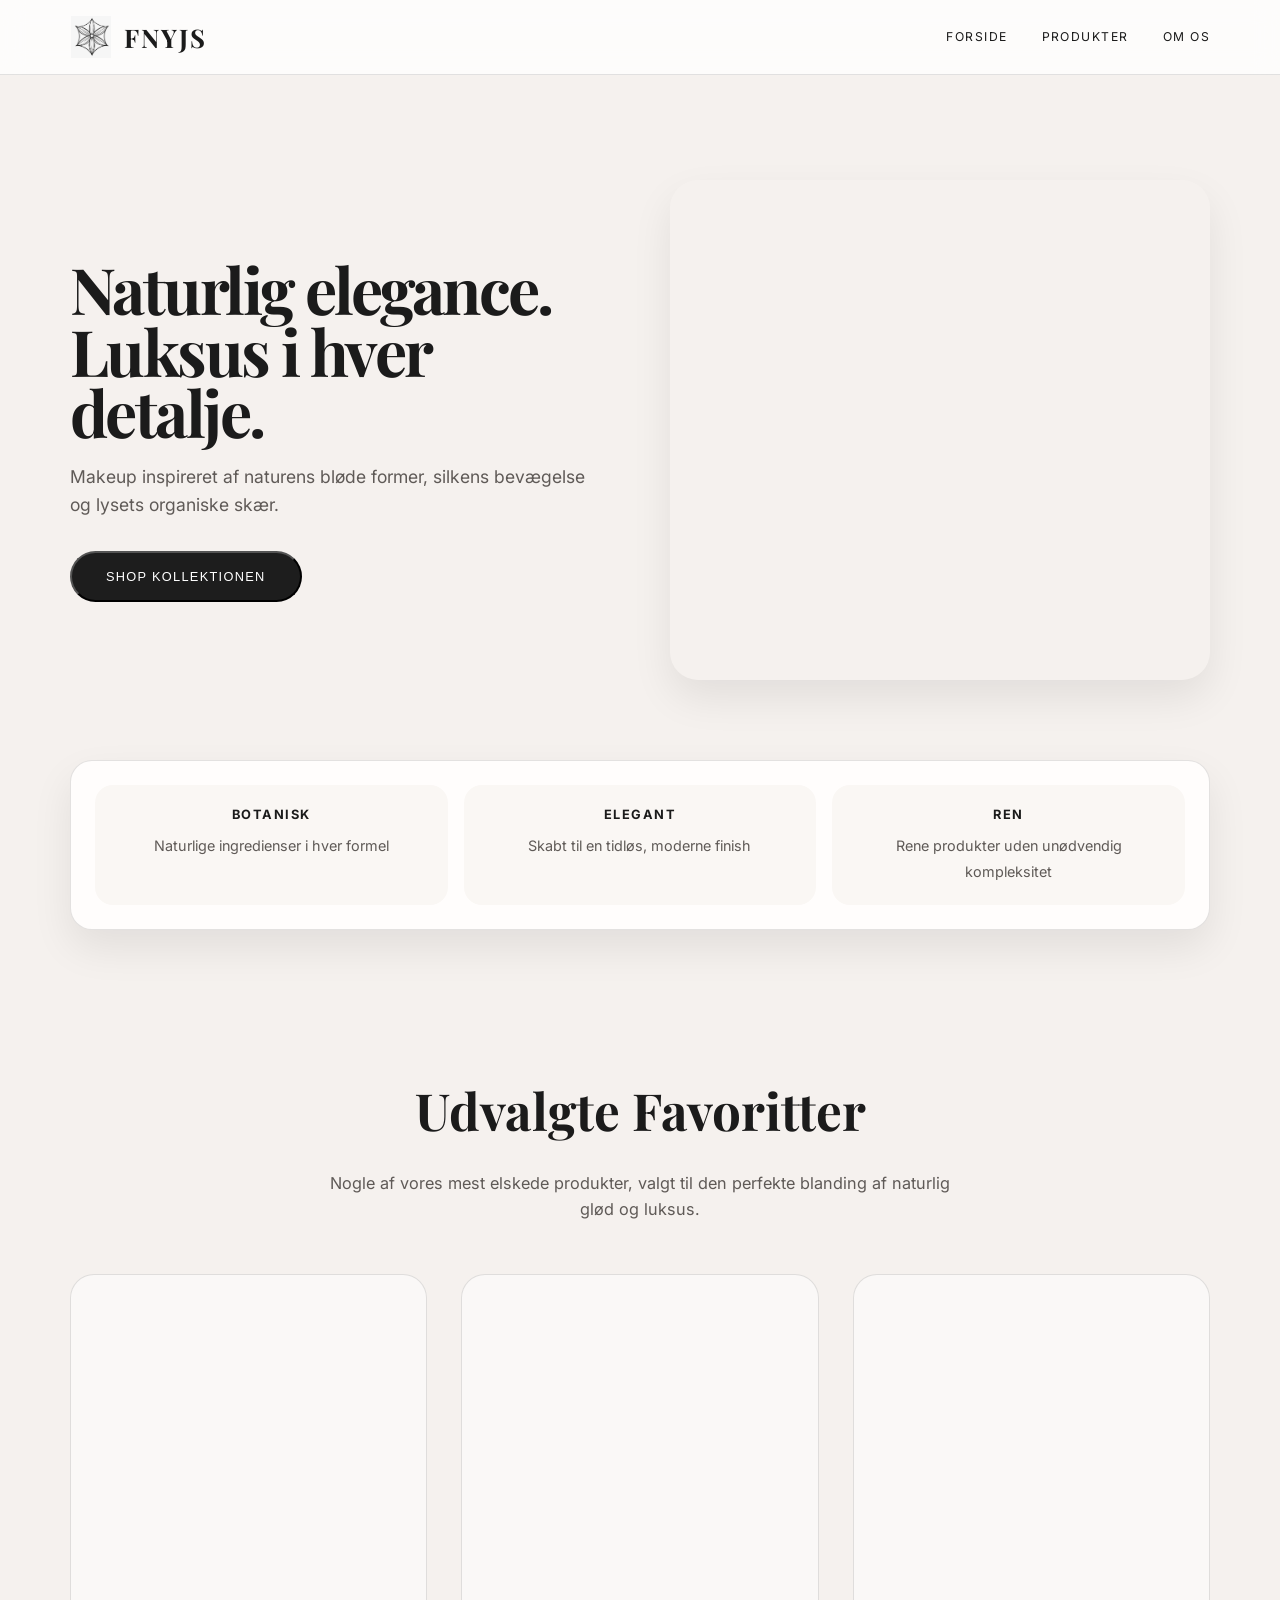
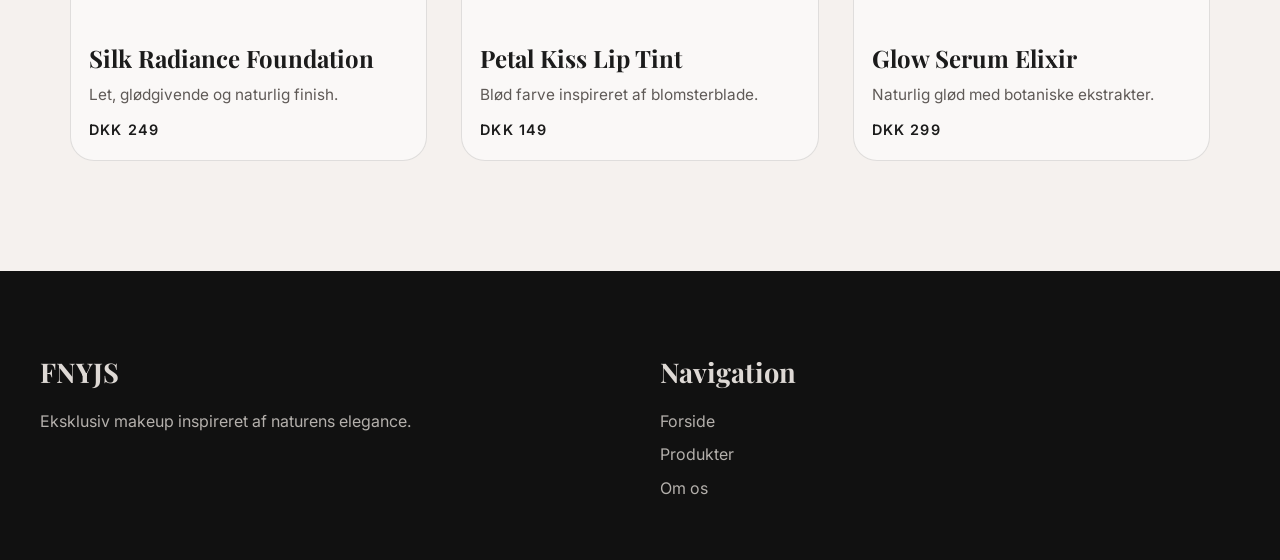
<file: index.html>
<!doctype html>
<html lang="da">
  <head>
    <meta charset="UTF-8" />
    <title>FNYJS – Forside</title>

    <!-- CSS -->
    <link rel="stylesheet" href="css/style.css" />

    <!-- Fonts -->
    <link href="https://fonts.googleapis.com/css2?family=Playfair+Display:wght@400;600;700&family=Inter:wght@300;400;500;600&display=swap" rel="stylesheet" />
  </head>

  <body>
    <!-- HEADER -->
    <header>
      <div class="header-inner">
        <div class="brand">
          <img src="assets/fnyjs-logo.png" alt="FNYJS logo" />
          <h2 class="serif">FNYJS</h2>
        </div>

        <nav>
          <a href="index.html">Forside</a>
          <a href="productlist.html">Produkter</a>
          <a href="om-os.html">Om os</a>
        </nav>
      </div>
    </header>

    <!-- HERO -->
    <section class="hero">
      <div>
        <h1 class="serif">
          Naturlig elegance.<br />
          Luksus i hver detalje.
        </h1>

        <p>Makeup inspireret af naturens bløde former, silkens bevægelse og lysets organiske skær.</p>

        <a href="productlist.html">
          <button class="btn">Shop kollektionen</button>
        </a>
      </div>

      <div class="hero-img" style="background-image: url(&quot;https://images.unsplash.com/photo-1522335789203-aabd1fc54bc9&quot;)"></div>
    </section>

    <!-- FEATURE STRIP -->
    <div class="feature-strip">
      <div class="feature-strip-inner">
        <div class="feature-item">
          <strong>Botanisk</strong>
          <span>Naturlige ingredienser i hver formel</span>
        </div>

        <div class="feature-item">
          <strong>Elegant</strong>
          <span>Skabt til en tidløs, moderne finish</span>
        </div>

        <div class="feature-item">
          <strong>Ren</strong>
          <span>Rene produkter uden unødvendig kompleksitet</span>
        </div>
      </div>
    </div>

    <!-- FEATURED PRODUCTS -->
    <section class="section">
      <h2 class="section-title serif">Udvalgte Favoritter</h2>
      <p class="section-subtitle">Nogle af vores mest elskede produkter, valgt til den perfekte blanding af naturlig glød og luksus.</p>

      <div class="grid">
        <!-- Product 1 -->
        <div class="product-card">
          <div class="product-img" style="background-image: url(&quot;https://images.unsplash.com/photo-1585238342028-78d387f1c1a9&quot;)"></div>

          <h3 class="serif">Silk Radiance Foundation</h3>
          <p>Let, glødgivende og naturlig finish.</p>
          <span class="price">DKK 249</span>
        </div>

        <!-- Product 2 -->
        <div class="product-card">
          <div class="product-img" style="background-image: url(&quot;https://images.unsplash.com/photo-1596464716127-f21a6f1f1cfa&quot;)"></div>

          <h3 class="serif">Petal Kiss Lip Tint</h3>
          <p>Blød farve inspireret af blomsterblade.</p>
          <span class="price">DKK 149</span>
        </div>

        <!-- Product 3 -->
        <div class="product-card">
          <div class="product-img" style="background-image: url(&quot;https://images.unsplash.com/photo-1585238342028-78d387f1c1a9&quot;)"></div>

          <h3 class="serif">Glow Serum Elixir</h3>
          <p>Naturlig glød med botaniske ekstrakter.</p>
          <span class="price">DKK 299</span>
        </div>
      </div>
    </section>

    <!-- FOOTER -->
    <footer>
      <div class="footer-inner">
        <div>
          <h4 class="serif">FNYJS</h4>
          <p>Eksklusiv makeup inspireret af naturens elegance.</p>
        </div>

        <div>
          <h4 class="serif">Navigation</h4>
          <a href="index.html">Forside</a><br />
          <a href="productlist.html">Produkter</a><br />
          <a href="om-os.html">Om os</a>
        </div>
      </div>
    </footer>

    <!-- OPTIONAL: API FETCH (klar til senere) -->
    <script>
      fetch("https://dummyjson.com/products/category/beauty")
        .then((res) => res.json())
        .then((data) => {
          console.log(data.products);
        });
    </script>
  </body>
</html>
</file>
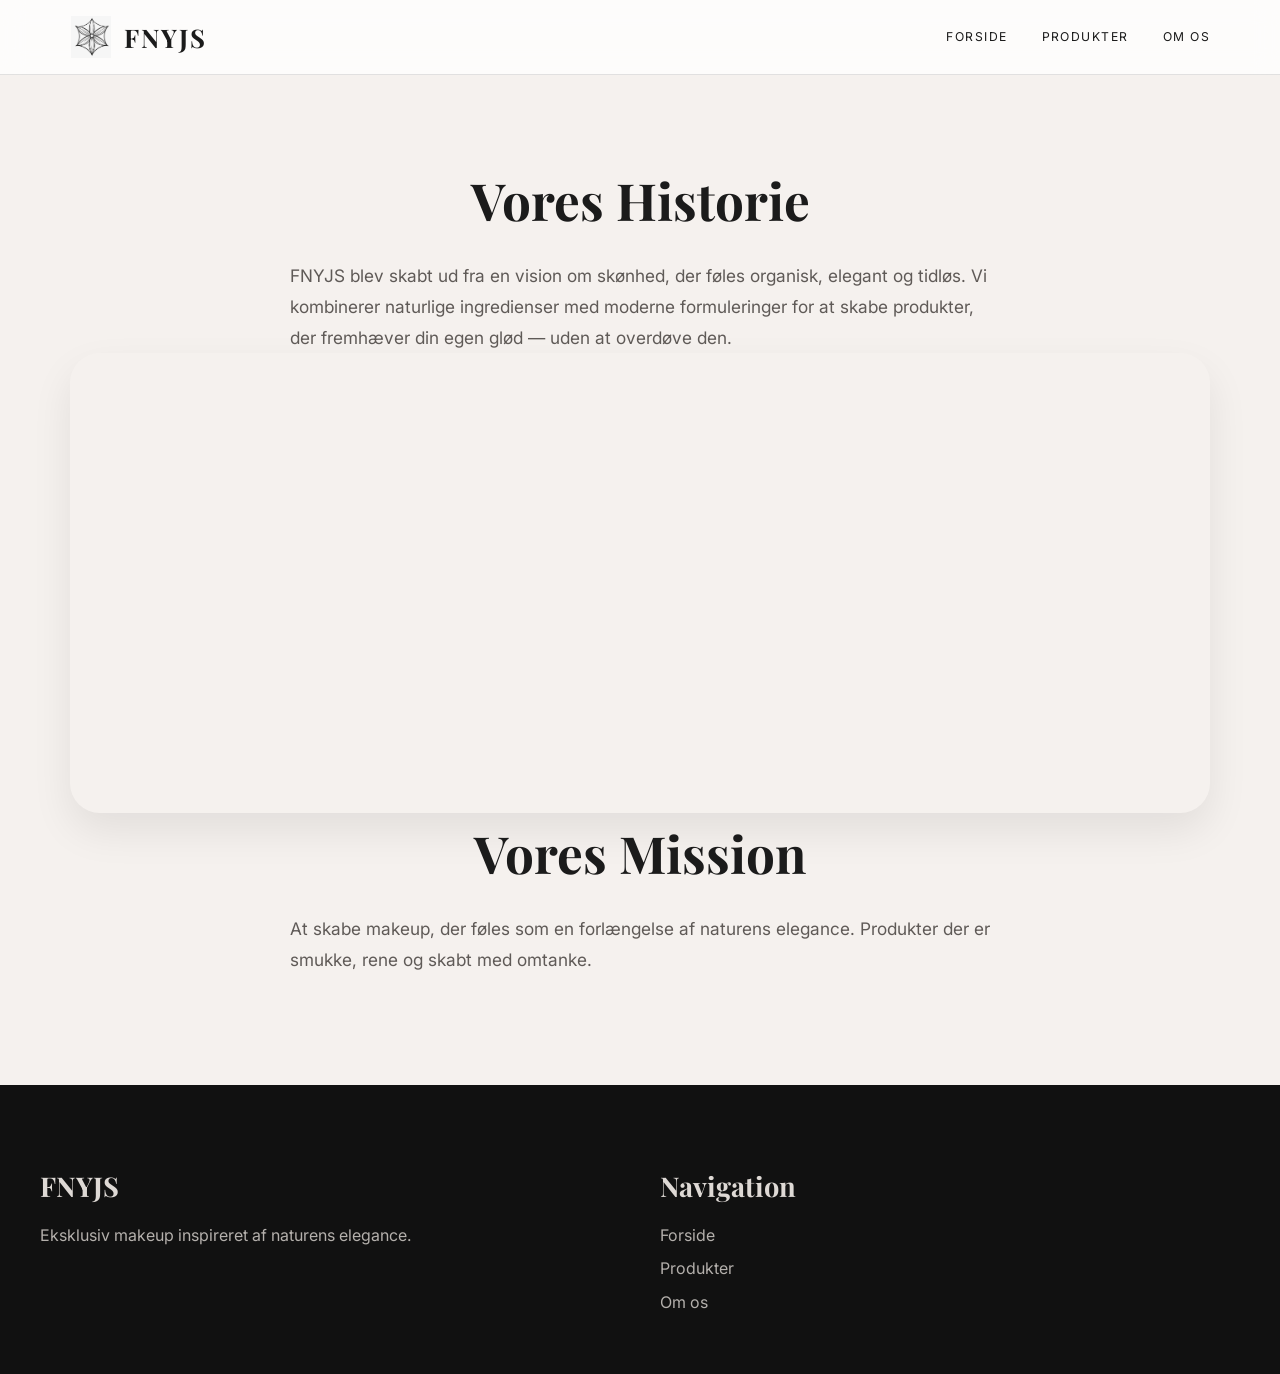
<file: om-os.html>
<!doctype html>
<html lang="da">
  <head>
    <meta charset="UTF-8" />
    <title>FNYJS – Om os</title>
    <link rel="stylesheet" href="css/style.css" />
    <link href="https://fonts.googleapis.com/css2?family=Playfair+Display:wght@400;600;700&family=Inter:wght@300;400;500;600&display=swap" rel="stylesheet" />
  </head>

  <body>
    <header>
      <div class="header-inner">
        <div class="brand">
          <img src="assets/fnyjs-logo.png" alt="FNYJS logo" />
          <h2 class="serif">FNYJS</h2>
        </div>
        <nav>
          <a href="index.html">Forside</a>
          <a href="productlist.html">Produkter</a>
          <a href="om-os.html">Om os</a>
        </nav>
      </div>
    </header>

    <section class="section" style="padding-top: 160px">
      <h2 class="section-title serif">Vores Historie</h2>

      <p class="about-text">
        FNYJS blev skabt ud fra en vision om skønhed, der føles organisk, elegant og tidløs. Vi kombinerer naturlige ingredienser med moderne formuleringer for at skabe produkter, der fremhæver din egen glød — uden at overdøve den.
      </p>

      <div class="about-img" style="background-image: url(&quot;https://images.unsplash.com/photo-1522335789203-aabd1fc54bc9&quot;)"></div>

      <h2 class="section-title serif">Vores Mission</h2>

      <p class="about-text">At skabe makeup, der føles som en forlængelse af naturens elegance. Produkter der er smukke, rene og skabt med omtanke.</p>
    </section>

    <footer>
      <div class="footer-inner">
        <div>
          <h4 class="serif">FNYJS</h4>
          <p>Eksklusiv makeup inspireret af naturens elegance.</p>
        </div>
        <div>
          <h4 class="serif">Navigation</h4>
          <a href="index.html">Forside</a><br />
          <a href="productlist.html">Produkter</a><br />
          <a href="om-os.html">Om os</a>
        </div>
      </div>
    </footer>
  </body>
</html>
</file>
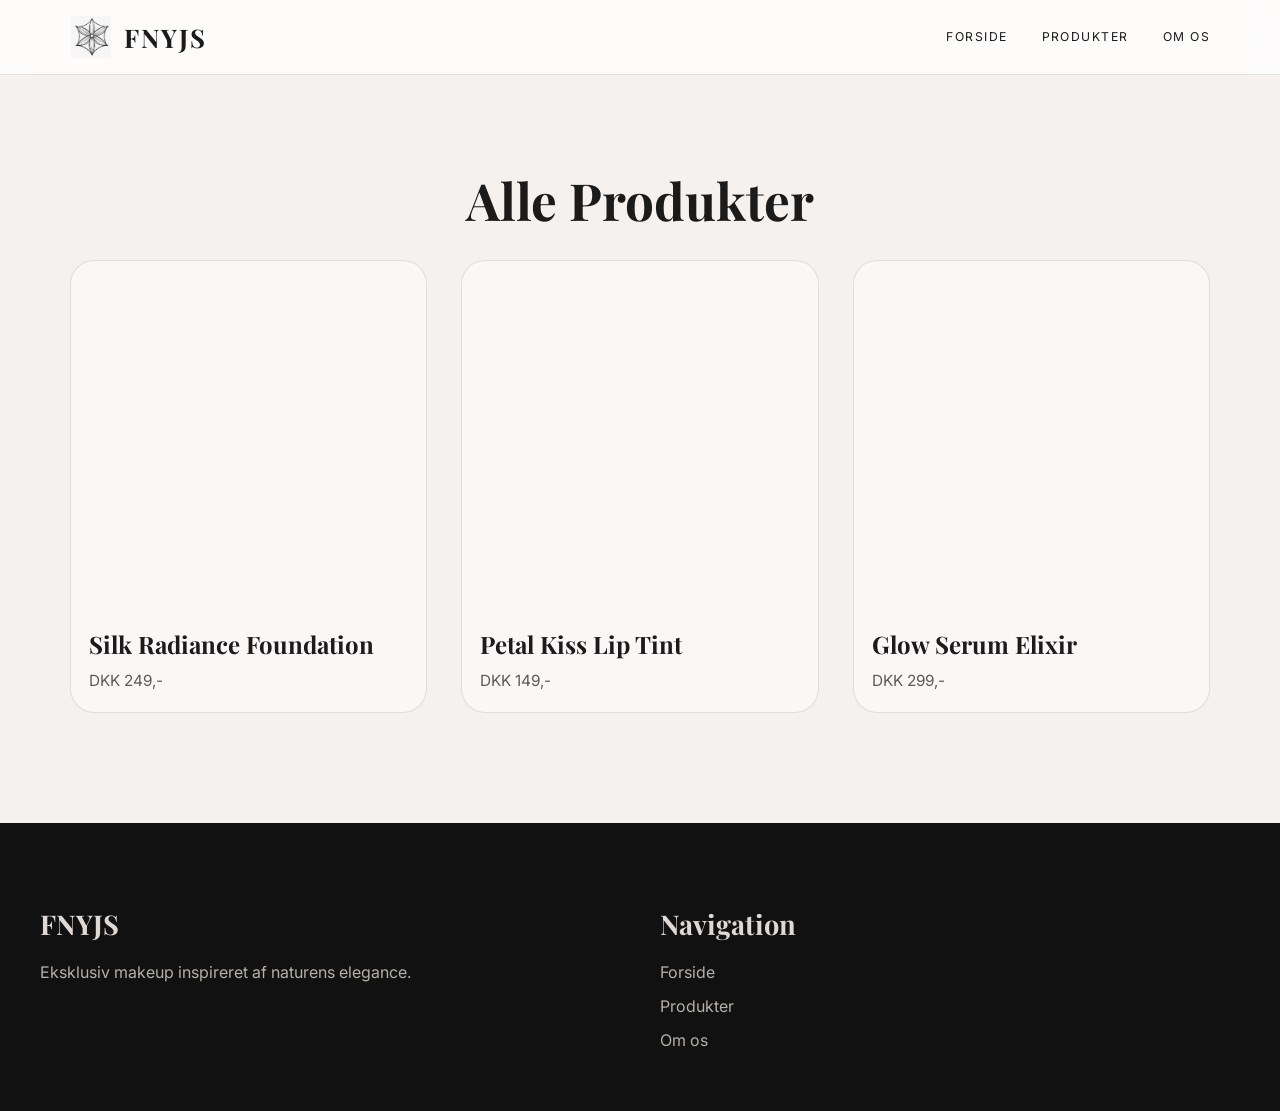
<file: productlist.html>
<!doctype html>
<html lang="da">
  <head>
    <meta charset="UTF-8" />
    <title>FNYJS – Produkter</title>
    <link rel="stylesheet" href="css/style.css" />
    <link href="https://fonts.googleapis.com/css2?family=Playfair+Display:wght@400;600;700&family=Inter:wght@300;400;500;600&display=swap" rel="stylesheet" />
  </head>

  <body>
    <header>
      <div class="header-inner">
        <div class="brand">
          <img src="assets/fnyjs-logo.png" alt="FNYJS logo" />
          <h2 class="serif">FNYJS</h2>
        </div>
        <nav>
          <a href="index.html">Forside</a>
          <a href="productlist.html">Produkter</a>
          <a href="om-os.html">Om os</a>
        </nav>
      </div>
    </header>

    <section class="section" style="padding-top: 160px">
      <h2 class="section-title serif">Alle Produkter</h2>

      <div class="grid">
        <div class="product-card">
          <div class="product-img" style="background-image: url(&quot;https://images.unsplash.com/photo-1585238342028-78d387f1c1a9&quot;)"></div>
          <h3 class="serif">Silk Radiance Foundation</h3>
          <p>DKK 249,-</p>
        </div>

        <div class="product-card">
          <div class="product-img" style="background-image: url(&quot;https://images.unsplash.com/photo-1596464716127-f21a6f1f1cfa&quot;)"></div>
          <h3 class="serif">Petal Kiss Lip Tint</h3>
          <p>DKK 149,-</p>
        </div>

        <div class="product-card">
          <div class="product-img" style="background-image: url(&quot;https://images.unsplash.com/photo-1585238342028-78d387f1c1a9&quot;)"></div>
          <h3 class="serif">Glow Serum Elixir</h3>
          <p>DKK 299,-</p>
        </div>
      </div>
    </section>

    <footer>
      <div class="footer-inner">
        <div>
          <h4 class="serif">FNYJS</h4>
          <p>Eksklusiv makeup inspireret af naturens elegance.</p>
        </div>
        <div>
          <h4 class="serif">Navigation</h4>
          <a href="index.html">Forside</a><br />
          <a href="productlist.html">Produkter</a><br />
          <a href="om-os.html">Om os</a>
        </div>
      </div>
    </footer>
  </body>
</html>
</file>
<file: css/style.css>
/* ---------- GLOBAL ---------- */

:root {
  --bg: #f5f1ee;
  --panel: #fffdfc;
  --card: #f3efe9;
  --text: #1b1b1b;
  --muted: #5f5a57;
  --line: rgba(27, 27, 27, 0.12);
  --accent: #1d1d1d;
  --shadow: 0 18px 40px rgba(19, 19, 19, 0.08);
}

* {
  box-sizing: border-box;
}

html {
  scroll-behavior: smooth;
}

body {
  margin: 0;
  padding: 0;
  font-family: "Inter", sans-serif;
  background: var(--bg);
  color: var(--text);
  line-height: 1.6;
}

img {
  display: block;
  max-width: 100%;
}

.serif {
  font-family: "Playfair Display", serif;
}

a {
  text-decoration: none;
  color: inherit;
}

p {
  margin: 0;
}

/* ---------- NAVIGATION ---------- */

header {
  position: fixed;
  top: 0;
  left: 0;
  width: 100%;
  background: rgba(255, 255, 255, 0.78);
  backdrop-filter: blur(12px);
  border-bottom: 1px solid var(--line);
  z-index: 100;
}

.header-inner {
  max-width: 1200px;
  margin: 0 auto;
  padding: 16px 30px;
  display: flex;
  align-items: center;
  justify-content: space-between;
  gap: 24px;
}

.brand {
  display: flex;
  align-items: center;
  gap: 12px;
}

.brand img {
  width: 42px;
  height: 42px;
  object-fit: contain;
  filter: grayscale(1);
}

.brand h2 {
  margin: 0;
  font-size: clamp(1.4rem, 2vw, 2rem);
  letter-spacing: 0.08em;
}

nav {
  display: flex;
  align-items: center;
  justify-content: center;
  gap: 34px;
  font-size: 0.76rem;
  letter-spacing: 0.12em;
  text-transform: uppercase;
  flex-wrap: wrap;
}

nav a {
  position: relative;
  padding: 8px 0;
  color: var(--text);
  transition: color 0.2s ease;
}

nav a::after {
  content: "";
  position: absolute;
  left: 0;
  bottom: 0;
  width: 100%;
  height: 1px;
  background: var(--text);
  transform: scaleX(0);
  transform-origin: center;
  transition: transform 0.25s ease;
}

nav a:hover {
  color: var(--muted);
}

nav a:hover::after {
  transform: scaleX(1);
}

/* ---------- HERO ---------- */

.hero {
  max-width: 1200px;
  margin: 0 auto;
  padding: 180px 30px 80px;
  display: grid;
  grid-template-columns: repeat(auto-fit, minmax(320px, 1fr));
  align-items: center;
  gap: 60px;
}

.hero h1 {
  font-size: clamp(3rem, 5vw, 5rem);
  line-height: 0.96;
  margin: 0 0 20px;
  letter-spacing: -0.04em;
}

.hero p {
  max-width: 560px;
  font-size: 1.1rem;
  color: var(--muted);
  margin-bottom: 32px;
}

.btn {
  display: inline-block;
  padding: 16px 34px;
  background: var(--accent);
  color: #fff;
  border-radius: 999px;
  font-size: 0.8rem;
  letter-spacing: 0.1em;
  text-transform: uppercase;
  transition: transform 0.2s ease, background 0.2s ease;
}

.btn:hover {
  background: #3a3a3a;
  transform: translateY(-1px);
}

.hero-img {
  width: 100%;
  min-height: 500px;
  border-radius: 28px;
  box-shadow: var(--shadow);
  background-size: cover;
  background-position: center;
}

/* ---------- FEATURE STRIP ---------- */

.feature-strip {
  max-width: 1200px;
  margin: 0 auto;
  padding: 0 30px 30px;
}

.feature-strip-inner {
  background: var(--panel);
  border: 1px solid var(--line);
  border-radius: 22px;
  display: grid;
  grid-template-columns: repeat(auto-fit, minmax(200px, 1fr));
  gap: 16px;
  padding: 24px;
  box-shadow: var(--shadow);
}

.feature-item {
  padding: 20px;
  border-radius: 18px;
  background: #faf7f4;
  text-align: center;
}

.feature-item strong {
  display: block;
  font-size: 0.8rem;
  letter-spacing: 0.12em;
  text-transform: uppercase;
  margin-bottom: 8px;
}

.feature-item span {
  color: var(--muted);
  font-size: 0.9rem;
}

/* ---------- PRODUCT GRID ---------- */

.section {
  max-width: 1200px;
  margin: 0 auto;
  padding: 110px 30px;
}

.section-title {
  text-align: center;
  font-size: clamp(2.2rem, 4vw, 3.5rem);
  margin: 0 0 18px;
}

.section-subtitle {
  text-align: center;
  color: var(--muted);
  margin: 0 auto 52px;
  max-width: 620px;
  font-size: 1.02rem;
}

.grid {
  display: grid;
  grid-template-columns: repeat(auto-fit, minmax(280px, 1fr));
  gap: 34px;
}

.product-card {
  background: rgba(255, 255, 255, 0.5);
  border: 1px solid var(--line);
  border-radius: 24px;
  padding: 18px;
  transition: transform 0.2s ease, box-shadow 0.2s ease;
}

.product-card:hover {
  transform: translateY(-4px);
  box-shadow: var(--shadow);
}

.product-img {
  height: 330px;
  border-radius: 18px;
  background-size: cover;
  background-position: center;
  margin-bottom: 16px;
}

.product-card h3 {
  margin: 0 0 6px;
  font-size: 1.5rem;
}

.product-card p {
  color: var(--muted);
  font-size: 0.96rem;
}

.product-card .price {
  display: inline-block;
  margin-top: 10px;
  font-weight: 600;
  font-size: 0.9rem;
  letter-spacing: 0.08em;
  text-transform: uppercase;
  color: var(--text);
}

/* ---------- ABOUT PAGE ---------- */

.about-layout {
  display: grid;
  grid-template-columns: 1.1fr 0.9fr;
  gap: 40px;
  align-items: center;
  margin-top: 32px;
}

.about-text {
  max-width: 700px;
  margin: 0 auto;
  text-align: left;
  font-size: 1.08rem;
  color: var(--muted);
  line-height: 1.8;
}

.about-img {
  width: 100%;
  height: 460px;
  border-radius: 30px;
  background-size: cover;
  background-position: center;
  box-shadow: var(--shadow);
}

.mission-box {
  margin-top: 32px;
  background: var(--panel);
  border: 1px solid var(--line);
  border-radius: 22px;
  padding: 28px;
  box-shadow: var(--shadow);
}

.mission-box h3 {
  font-size: clamp(1.8rem, 2vw, 2.5rem);
  margin: 0 0 10px;
}

.mission-box p {
  color: var(--muted);
  font-size: 1.05rem;
}

/* ---------- FOOTER ---------- */

footer {
  background: #111111;
  color: #ded9d5;
  padding: 80px 30px 50px;
}

.footer-inner {
  max-width: 1200px;
  margin: 0 auto;
  display: grid;
  grid-template-columns: repeat(auto-fit, minmax(260px, 1fr));
  gap: 40px;
}

footer h4 {
  margin: 0 0 14px;
  font-size: 1.7rem;
}

footer p,
footer a {
  color: #b4b0ac;
}

footer a {
  display: inline-block;
  margin-bottom: 8px;
}

footer a:hover {
  color: #fff;
}

/* ---------- RESPONSIVE ---------- */

@media (max-width: 768px) {
  .header-inner {
    flex-direction: column;
    align-items: flex-start;
    padding-top: 14px;
    padding-bottom: 14px;
  }

  nav {
    width: 100%;
    justify-content: flex-start;
    gap: 18px 24px;
    letter-spacing: 0.07em;
  }

  .hero {
    padding-top: 220px;
  }

  .about-layout {
    grid-template-columns: 1fr;
  }

  .section {
    padding-top: 90px;
  }
}

@media (max-width: 480px) {
  .header-inner {
    padding-left: 18px;
    padding-right: 18px;
  }

  .hero,
  .section,
  .feature-strip {
    padding-left: 18px;
    padding-right: 18px;
  }

  .hero h1 {
    font-size: 2.7rem;
  }

  .brand {
    gap: 8px;
  }

  .brand img {
    width: 32px;
    height: 32px;
  }

  .btn {
    width: 100%;
    text-align: center;
  }
}
</file>
